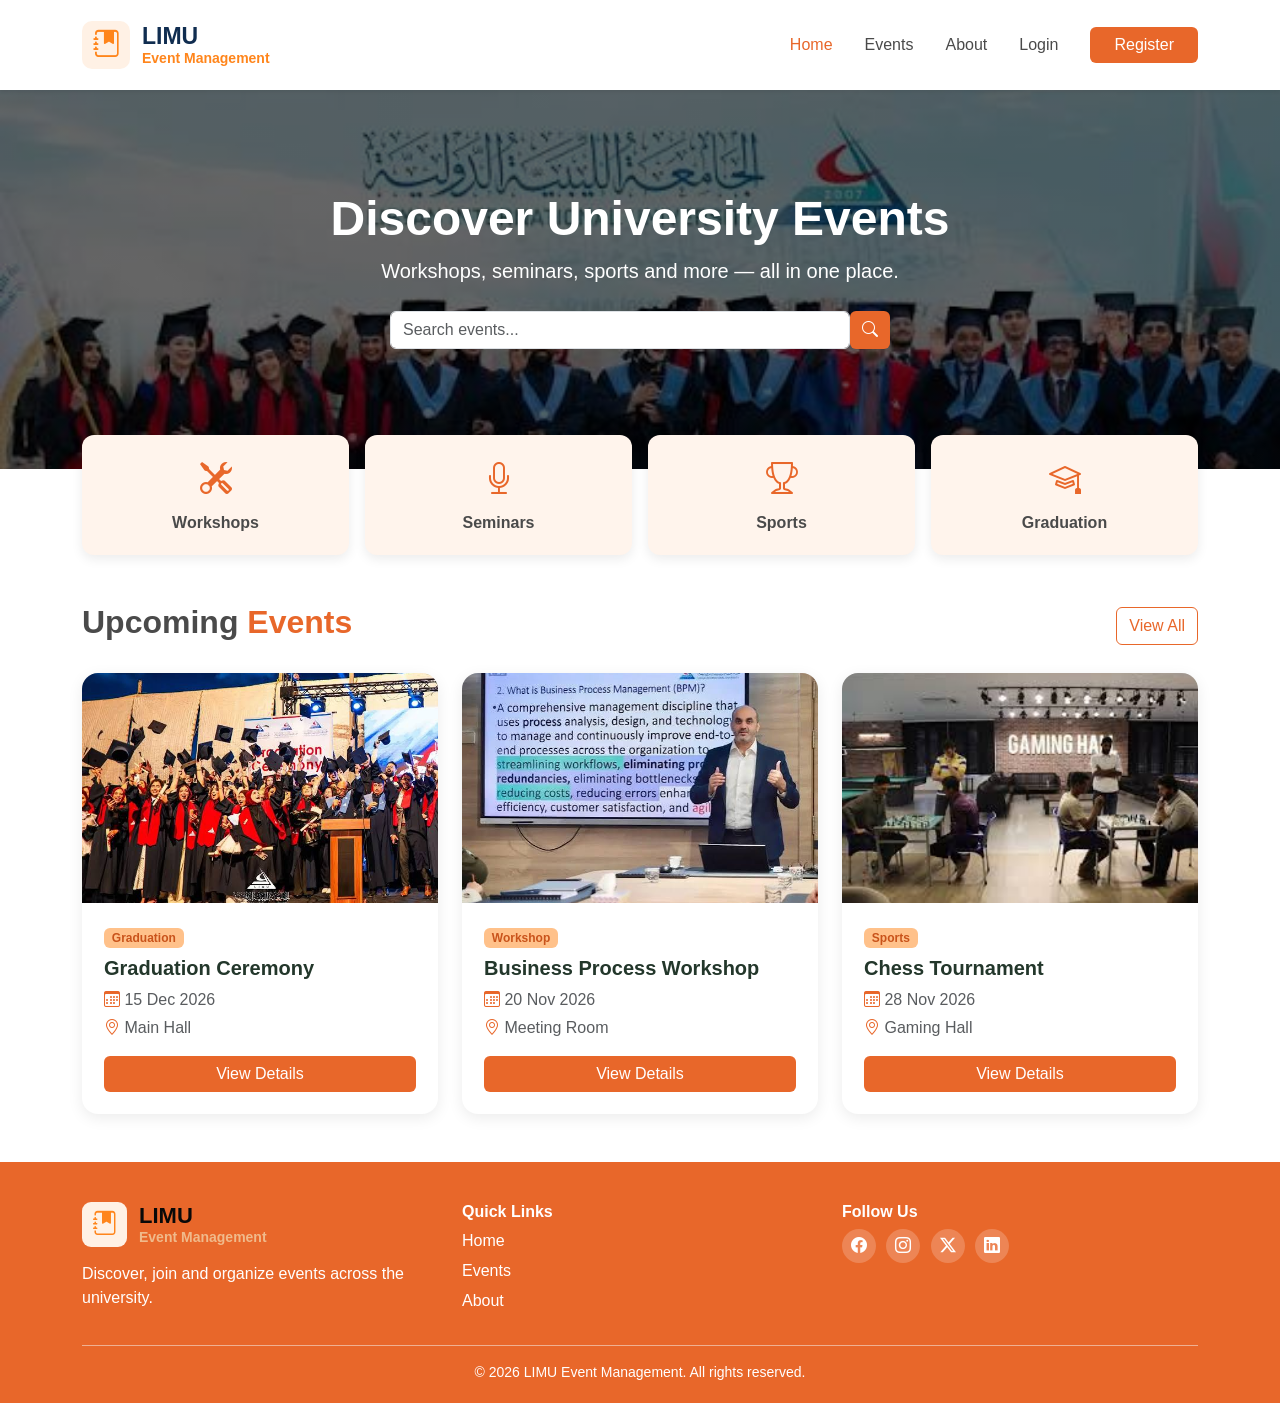
<file: index.html>
<!DOCTYPE html>
<html lang="en">
<head>
  <meta charset="UTF-8">
  <meta name="viewport" content="width=device-width, initial-scale=1.0">
  <title>University Event Management - Home</title>
  <link href="https://cdn.jsdelivr.net/npm/bootstrap@5.3.3/dist/css/bootstrap.min.css" rel="stylesheet">
  <link href="https://cdn.jsdelivr.net/npm/bootstrap-icons@1.11.3/font/bootstrap-icons.min.css" rel="stylesheet">
  <link rel="stylesheet" href="css/style.css">
</head>
<body>

  <!-- NAVBAR -->
  <nav class="navbar navbar-expand bg-white shadow-sm py-3">
    <div class="container">
     <a class="navbar-brand d-flex align-items-center" href="index.html">

    <div class="brand-icon">
        <i class="bi bi-journal-bookmark-fill"></i>
    </div>

    <div class="brand-text">
        <span class="brand-limu">LIMU</span>
        <span class="brand-name">Event Management</span>
    </div>

</a>
      <ul class="navbar-nav ms-auto align-items-center">
        <li class="nav-item"><a class="nav-link px-3 active" href="index.html">Home</a></li>
        <li class="nav-item"><a class="nav-link px-3" href="events.html">Events</a></li>
        <li class="nav-item"><a class="nav-link px-3" href="about.html">About</a></li>
        <li class="nav-item"><a class="nav-link px-3" href="login.html">Login</a></li>
        <li class="nav-item"><a class="btn btn-orange ms-3 px-4" href="register.html">Register</a></li>
      </ul>
    </div>
  </nav>

  <!-- HERO -->
  <section class="hero">
    <div class="container">
      <h1 class="display-5 fw-bold">Discover University Events</h1>
      <p class="lead">Workshops, seminars, sports and more — all in one place.</p>
      <form class="hero-search d-flex">
        <input type="text" class="form-control" placeholder="Search events...">
        <button type="submit" class="btn btn-orange">
          <i class="bi bi-search"></i>
        </button>
      </form>
    </div>
  </section>

  <!-- CATEGORIES -->
  <section class="categories">
    <div class="container">
      <div class="row g-3">
        <div class="col-6 col-md-3">
          <div class="category-box">
            <i class="bi bi-tools"></i>
            <p>Workshops</p>
          </div>
        </div>
        <div class="col-6 col-md-3">
          <div class="category-box">
            <i class="bi bi-mic"></i>
            <p>Seminars</p>
          </div>
        </div>
        <div class="col-6 col-md-3">
          <div class="category-box">
            <i class="bi bi-trophy"></i>
            <p>Sports</p>
          </div>
        </div>
        <div class="col-6 col-md-3">
          <div class="category-box">
            <i class="bi bi-mortarboard"></i>
            <p>Graduation</p>
          </div>
        </div>
      </div>
    </div>
  </section>

  <!-- UPCOMING EVENTS -->
  <section class="upcoming py-5">
    <div class="container">
      <div class="d-flex justify-content-between align-items-center mb-4">
        <h2 class="fw-bold">Upcoming <span class="text-orange">Events</span></h2>
        <a href="events.html" class="btn btn-outline-orange">View All</a>
      </div>

      <div class="row g-4">
        <!-- Card 1 -->
        <div class="col-md-4">
          <div class="card event-card h-100">
            <img src="images/limu4.jpg" class="card-img-top" alt="Graduation">
            <div class="card-body">
              <span class="badge badge-orange mb-2">Graduation</span>
              <h5 class="card-title fw-bold">Graduation Ceremony</h5>
              <p class="text-muted mb-1"><i class="bi bi-calendar3 text-orange"></i> 15 Dec 2026</p>
              <p class="text-muted"><i class="bi bi-geo-alt text-orange"></i> Main Hall</p>
              <a href="event-details.html" class="btn btn-orange w-100">View Details</a>
            </div>
          </div>
        </div>

        <!-- Card 2 -->
        <div class="col-md-4">
          <div class="card event-card h-100">
            <img src="images/limu5.jpg" class="card-img-top" alt="Workshop">
            <div class="card-body">
              <span class="badge badge-orange mb-2">Workshop</span>
              <h5 class="card-title fw-bold">Business Process Workshop</h5>
              <p class="text-muted mb-1"><i class="bi bi-calendar3 text-orange"></i> 20 Nov 2026</p>
              <p class="text-muted"><i class="bi bi-geo-alt text-orange"></i> Meeting Room</p>
              <a href="event-details.html" class="btn btn-orange w-100">View Details</a>
            </div>
          </div>
        </div>

        <!-- Card 3 -->
        <div class="col-md-4">
          <div class="card event-card h-100">
            <img src="images/limu.jpg" class="card-img-top" alt="Chess">
            <div class="card-body">
              <span class="badge badge-orange mb-2">Sports</span>
              <h5 class="card-title fw-bold">Chess Tournament</h5>
              <p class="text-muted mb-1"><i class="bi bi-calendar3 text-orange"></i> 28 Nov 2026</p>
              <p class="text-muted"><i class="bi bi-geo-alt text-orange"></i> Gaming Hall</p>
              <a href="event-details.html" class="btn btn-orange w-100">View Details</a>
            </div>
          </div>
        </div>
      </div>
    </div>
  </section>
 <!-- ================= FOOTER ================= -->
<footer class="footer">
    <div class="container">
        <div class="row gy-4">

            <!-- BRAND -->
            <div class="col-md-4">
                <h5 class="footer-brand">
                    <span class="footer-icon">
                        <i class="bi bi-journal-bookmark-fill"></i>
                    </span>

                    <span class="footer-brand-text">
                        <span class="footer-limu">LIMU</span>
                        <span class="footer-name">Event Management</span>
                    </span>
                </h5>

                <p class="mb-0">
                    Discover, join and organize events across the university.
                </p>
            </div>

            <!-- QUICK LINKS -->
            <div class="col-md-4">
                <h6 class="fw-bold">Quick Links</h6>

                <ul class="list-unstyled">
                    <li><a href="index.html">Home</a></li>
                    <li><a href="events.html">Events</a></li>
                    <li><a href="about.html">About</a></li>
                </ul>
            </div>

            <!-- SOCIAL MEDIA -->
            <div class="col-md-4">
                <h6 class="fw-bold">Follow Us</h6>

                <div class="social">
                    <a href="#"><i class="bi bi-facebook"></i></a>
                    <a href="#"><i class="bi bi-instagram"></i></a>
                    <a href="#"><i class="bi bi-twitter-x"></i></a>
                    <a href="#"><i class="bi bi-linkedin"></i></a>
                </div>
            </div>

        </div>

        <hr class="border-light opacity-50">

        <p class="text-center mb-0 small">
            &copy; 2026 LIMU Event Management. All rights reserved.
        </p>

    </div>
</footer>
</file>
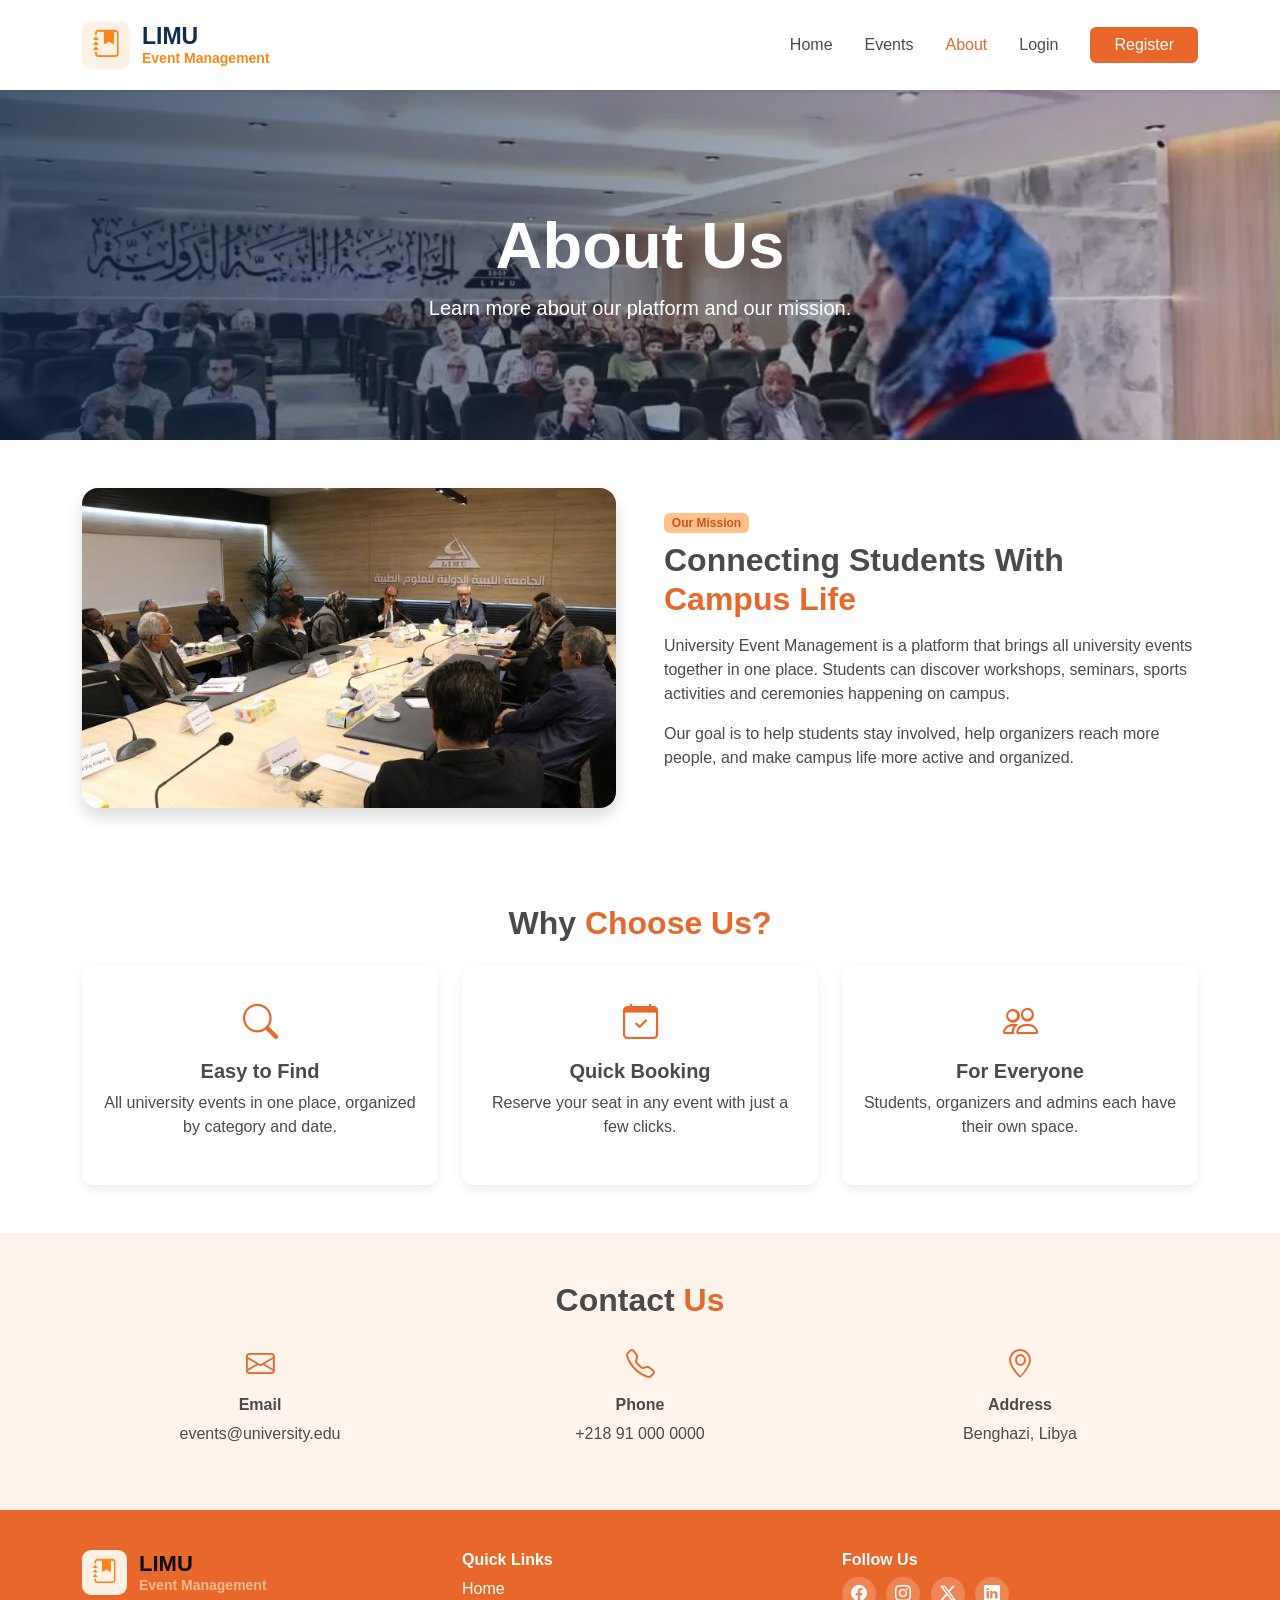
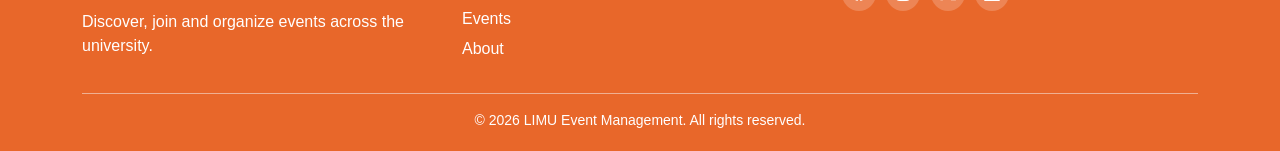
<file: about.html>
<!DOCTYPE html>
<html lang="en">
<head>
  <meta charset="UTF-8">
  <meta name="viewport" content="width=device-width, initial-scale=1.0">
  <title>University Event Management - About</title>
  <link href="https://cdn.jsdelivr.net/npm/bootstrap@5.3.3/dist/css/bootstrap.min.css" rel="stylesheet">
  <link href="https://cdn.jsdelivr.net/npm/bootstrap-icons@1.11.3/font/bootstrap-icons.min.css" rel="stylesheet">
  <link rel="stylesheet" href="css/style.css">
</head>
<body>

  <!-- NAVBAR -->
  <nav class="navbar navbar-expand bg-white shadow-sm py-3">
    <div class="container">
      <a class="navbar-brand d-flex align-items-center" href="index.html">

    <div class="brand-icon">
        <i class="bi bi-journal-bookmark-fill"></i>
    </div>

    <div class="brand-text">
        <span class="brand-limu">LIMU</span>
        <span class="brand-name">Event Management</span>
    </div>

</a>
      <ul class="navbar-nav ms-auto align-items-center">
        <li class="nav-item"><a class="nav-link px-3" href="index.html">Home</a></li>
        <li class="nav-item"><a class="nav-link px-3" href="events.html">Events</a></li>
        <li class="nav-item"><a class="nav-link px-3 active" href="about.html">About</a></li>
        <li class="nav-item"><a class="nav-link px-3" href="login.html">Login</a></li>
        <li class="nav-item"><a class="btn btn-orange ms-3 px-4" href="register.html">Register</a></li>
      </ul>
    </div>
  </nav>

  <!-- PAGE BANNER -->
  <section class="page-banner text-center">
    <div class="container">
      <h1 class="fw-bold">About Us</h1>
      <p class="lead mb-0">Learn more about our platform and our mission.</p>
    </div>
  </section>

  <!-- MISSION -->
  <section class="py-5">
    <div class="container">
      <div class="row align-items-center g-5">
        <div class="col-md-6">
          <img src="images/limu3.jpg" class="mission-img rounded-4 shadow" alt="Our Mission">
        </div>
        <div class="col-md-6">
          <span class="badge badge-orange mb-2">Our Mission</span>
          <h2 class="fw-bold mb-3">Connecting Students With <span class="text-orange">Campus Life</span></h2>
          <p>University Event Management is a platform that brings all university events together in one place. Students can discover workshops, seminars, sports activities and ceremonies happening on campus.</p>
          <p>Our goal is to help students stay involved, help organizers reach more people, and make campus life more active and organized.</p>
        </div>
      </div>
    </div>
  </section>

  <!-- WHY US -->
  <section class="py-5">
    <div class="container">
      <h2 class="fw-bold text-center mb-4">Why <span class="text-orange">Choose Us?</span></h2>
      <div class="row g-4">
        <div class="col-md-4">
          <div class="feature-box">
            <i class="bi bi-search"></i>
            <h5 class="fw-bold">Easy to Find</h5>
            <p>All university events in one place, organized by category and date.</p>
          </div>
        </div>
        <div class="col-md-4">
          <div class="feature-box">
            <i class="bi bi-calendar-check"></i>
            <h5 class="fw-bold">Quick Booking</h5>
            <p>Reserve your seat in any event with just a few clicks.</p>
          </div>
        </div>
        <div class="col-md-4">
          <div class="feature-box">
            <i class="bi bi-people"></i>
            <h5 class="fw-bold">For Everyone</h5>
            <p>Students, organizers and admins each have their own space.</p>
          </div>
        </div>
      </div>
    </div>
  </section>

  <!-- CONTACT -->
  <section class="contact-section py-5" id="contact">
    <div class="container">
      <h2 class="fw-bold text-center mb-4">Contact <span class="text-orange">Us</span></h2>
      <div class="row g-4 text-center">
        <div class="col-md-4">
          <div class="contact-item">
            <i class="bi bi-envelope"></i>
            <h6 class="fw-bold">Email</h6>
            <p>events@university.edu</p>
          </div>
        </div>
        <div class="col-md-4">
          <div class="contact-item">
            <i class="bi bi-telephone"></i>
            <h6 class="fw-bold">Phone</h6>
            <p>+218 91 000 0000</p>
          </div>
        </div>
        <div class="col-md-4">
          <div class="contact-item">
            <i class="bi bi-geo-alt"></i>
            <h6 class="fw-bold">Address</h6>
            <p>Benghazi, Libya</p>
          </div>
        </div>
      </div>
    </div>
  </section>
<!-- ================= FOOTER ================= -->
<footer class="footer">
    <div class="container">
        <div class="row gy-4">

            <!-- BRAND -->
            <div class="col-md-4">
                <h5 class="footer-brand">
                    <span class="footer-icon">
                        <i class="bi bi-journal-bookmark-fill"></i>
                    </span>

                    <span class="footer-brand-text">
                        <span class="footer-limu">LIMU</span>
                        <span class="footer-name">Event Management</span>
                    </span>
                </h5>

                <p class="mb-0">
                    Discover, join and organize events across the university.
                </p>
            </div>

            <!-- QUICK LINKS -->
            <div class="col-md-4">
                <h6 class="fw-bold">Quick Links</h6>

                <ul class="list-unstyled">
                    <li><a href="index.html">Home</a></li>
                    <li><a href="events.html">Events</a></li>
                    <li><a href="about.html">About</a></li>
                </ul>
            </div>

            <!-- SOCIAL MEDIA -->
            <div class="col-md-4">
                <h6 class="fw-bold">Follow Us</h6>

                <div class="social">
                    <a href="#"><i class="bi bi-facebook"></i></a>
                    <a href="#"><i class="bi bi-instagram"></i></a>
                    <a href="#"><i class="bi bi-twitter-x"></i></a>
                    <a href="#"><i class="bi bi-linkedin"></i></a>
                </div>
            </div>

        </div>

        <hr class="border-light opacity-50">

        <p class="text-center mb-0 small">
            &copy; 2026 LIMU Event Management. All rights reserved.
        </p>

    </div>
</footer>
</file>
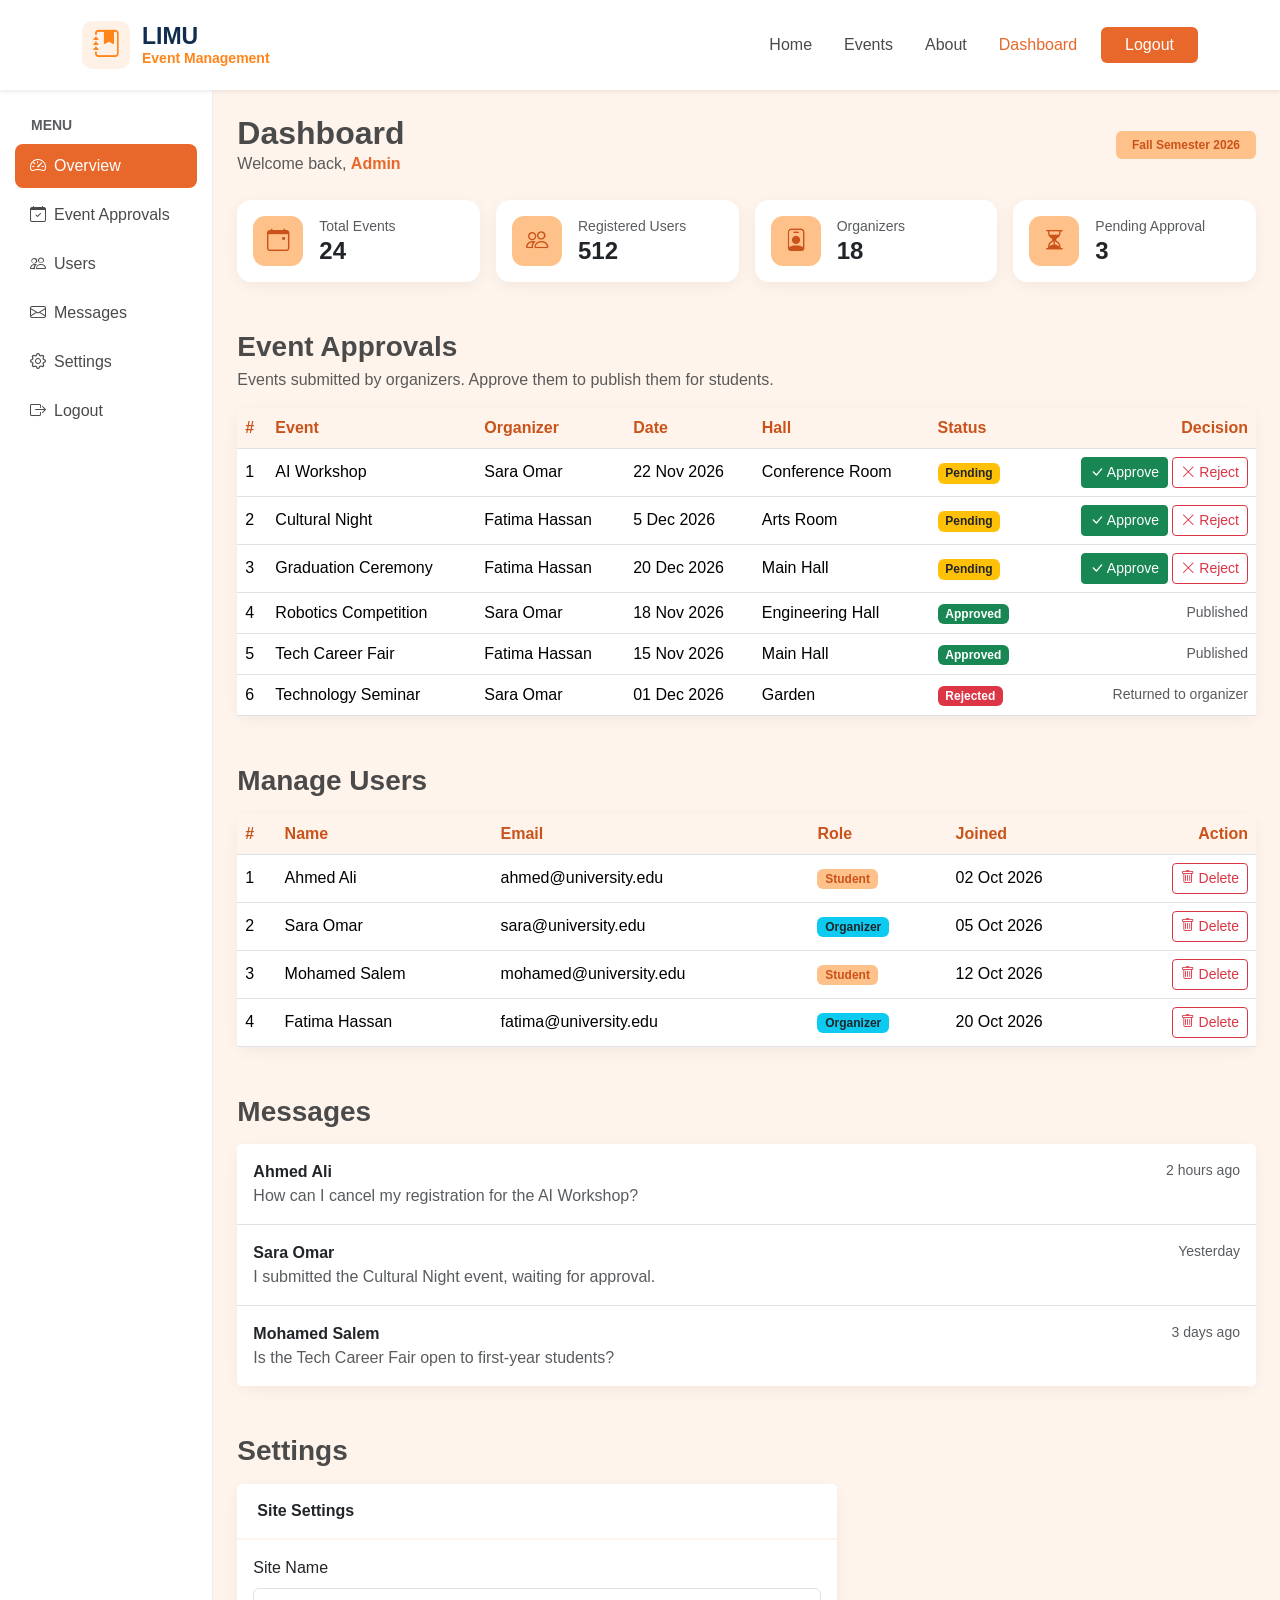
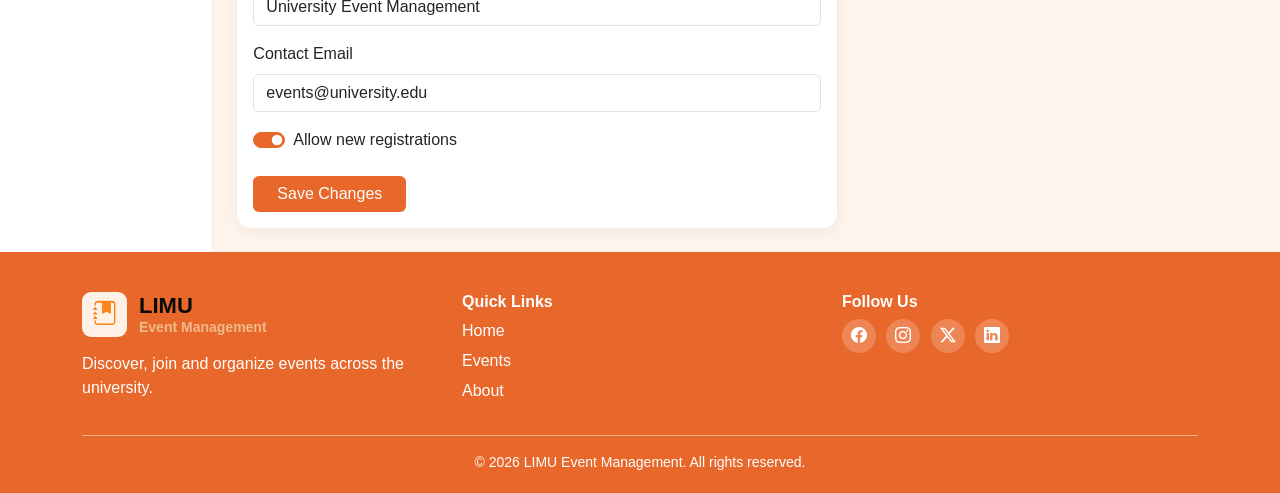
<file: admin.html>
<!DOCTYPE html>
<html lang="en">
<head>
  <meta charset="UTF-8">
  <meta name="viewport" content="width=device-width, initial-scale=1.0">
  <title>Admin Dashboard | University Event Management</title>

  <link href="https://cdn.jsdelivr.net/npm/bootstrap@5.3.3/dist/css/bootstrap.min.css" rel="stylesheet">
  <link href="https://cdn.jsdelivr.net/npm/bootstrap-icons@1.11.3/font/bootstrap-icons.min.css" rel="stylesheet">
  <link rel="stylesheet" href="css/style.css">
</head>
<body>

  <!-- ================= HEADER ================= -->
  <nav class="navbar navbar-expand-lg bg-white shadow-sm py-3">
    <div class="container">
      <a class="navbar-brand d-flex align-items-center" href="index.html">

    <div class="brand-icon">
        <i class="bi bi-journal-bookmark-fill"></i>
    </div>

    <div class="brand-text">
        <span class="brand-limu">LIMU</span>
        <span class="brand-name">Event Management</span>
    </div>

</a>
      <ul class="navbar-nav flex-row flex-wrap ms-auto align-items-center gap-3">
        <li class="nav-item"><a class="nav-link" href="index.html">Home</a></li>
        <li class="nav-item"><a class="nav-link" href="events.html">Events</a></li>
        <li class="nav-item"><a class="nav-link" href="about.html">About</a></li>
        <li class="nav-item"><a class="nav-link active" href="admin.html">Dashboard</a></li>
        <li class="nav-item"><a class="btn btn-orange px-4" href="login.html">Logout</a></li>
      </ul>
    </div>
  </nav>

  <!-- ================= DASHBOARD ================= -->
  <div class="admin-wrapper">
    <div class="container-fluid">
      <div class="row">

        <!-- Sidebar -->
        <aside class="col-md-3 col-lg-2 admin-sidebar">
          <p class="text-muted small text-uppercase fw-semibold px-3 mb-2">Menu</p>
          <nav class="nav flex-column">
            <a class="nav-link active" href="#overview"><i class="bi bi-speedometer2"></i>Overview</a>
            <a class="nav-link" href="#events"><i class="bi bi-calendar-check"></i>Event Approvals</a>
            <a class="nav-link" href="#users"><i class="bi bi-people"></i>Users</a>
            <a class="nav-link" href="#messages"><i class="bi bi-envelope"></i>Messages</a>
            <a class="nav-link" href="#settings"><i class="bi bi-gear"></i>Settings</a>
            <a class="nav-link" href="login.html"><i class="bi bi-box-arrow-right"></i>Logout</a>
          </nav>
        </aside>

        <!-- Main content -->
        <main class="col-md-9 col-lg-10 p-4">

          <!-- ===== OVERVIEW ===== -->
          <section id="overview" class="mb-5">
            <div class="d-flex justify-content-between align-items-center flex-wrap gap-2 mb-4">
              <div>
                <h2 class="fw-bold mb-0">Dashboard</h2>
                <p class="text-muted mb-0">Welcome back, <span class="text-orange fw-semibold">Admin</span></p>
              </div>
              <span class="badge badge-orange px-3 py-2">Fall Semester 2026</span>
            </div>

            <div class="row g-3">
              <div class="col-sm-6 col-xl-3">
                <div class="card stat-card"><div class="card-body d-flex align-items-center gap-3">
                  <div class="stat-icon"><i class="bi bi-calendar-event"></i></div>
                  <div><p class="text-muted mb-0 small">Total Events</p><h4 class="fw-bold mb-0">24</h4></div>
                </div></div>
              </div>
              <div class="col-sm-6 col-xl-3">
                <div class="card stat-card"><div class="card-body d-flex align-items-center gap-3">
                  <div class="stat-icon"><i class="bi bi-people"></i></div>
                  <div><p class="text-muted mb-0 small">Registered Users</p><h4 class="fw-bold mb-0">512</h4></div>
                </div></div>
              </div>
              <div class="col-sm-6 col-xl-3">
                <div class="card stat-card"><div class="card-body d-flex align-items-center gap-3">
                  <div class="stat-icon"><i class="bi bi-person-badge"></i></div>
                  <div><p class="text-muted mb-0 small">Organizers</p><h4 class="fw-bold mb-0">18</h4></div>
                </div></div>
              </div>
              <div class="col-sm-6 col-xl-3">
                <div class="card stat-card"><div class="card-body d-flex align-items-center gap-3">
                  <div class="stat-icon"><i class="bi bi-hourglass-split"></i></div>
                  <div><p class="text-muted mb-0 small">Pending Approval</p><h4 class="fw-bold mb-0">3</h4></div>
                </div></div>
              </div>
            </div>
          </section>

          <!-- ===== EVENT APPROVALS =====
               Organizers create events. The admin only approves or rejects them. -->
          <section id="events" class="mb-5">
            <div class="mb-3">
              <h3 class="fw-bold mb-1">Event Approvals</h3>
              <p class="text-muted mb-0">Events submitted by organizers. Approve them to publish them for students.</p>
            </div>

            <!-- Messages shown after clicking Approve / Reject (CSS :target, no JavaScript) -->
            <div id="event-approved" class="alert alert-success action-alert">
              <i class="bi bi-check-circle me-1"></i> The event was approved and is now visible to students.
            </div>
            <div id="event-rejected" class="alert alert-danger action-alert">
              <i class="bi bi-x-circle me-1"></i> The event was rejected. The organizer will be notified.
            </div>

            <div class="card admin-card">
              <div class="card-body p-0">
                <div class="table-responsive">
                  <table class="table table-hover align-middle mb-0">
                    <thead>
                      <tr><th>#</th><th>Event</th><th>Organizer</th><th>Date</th><th>Hall</th><th>Status</th><th class="text-end">Decision</th></tr>
                    </thead>
                    <tbody>
                      <tr>
                        <td>1</td><td>AI Workshop</td><td>Sara Omar</td><td>22 Nov 2026</td><td>Conference Room</td>
                        <td><span class="badge bg-warning text-dark">Pending</span></td>
                        <td class="text-end text-nowrap">
                          <a href="#event-approved" class="btn btn-sm btn-success"><i class="bi bi-check-lg"></i> Approve</a>
                          <a href="#event-rejected" class="btn btn-sm btn-outline-danger"><i class="bi bi-x-lg"></i> Reject</a>
                        </td>
                      </tr>
                      <tr>
                        <td>2</td><td>Cultural Night</td><td>Fatima Hassan</td><td>5 Dec 2026</td><td>Arts Room</td>
                        <td><span class="badge bg-warning text-dark">Pending</span></td>
                        <td class="text-end text-nowrap">
                          <a href="#event-approved" class="btn btn-sm btn-success"><i class="bi bi-check-lg"></i> Approve</a>
                          <a href="#event-rejected" class="btn btn-sm btn-outline-danger"><i class="bi bi-x-lg"></i> Reject</a>
                        </td>
                      </tr>
                      <tr>
                        <td>3</td><td>Graduation Ceremony</td><td>Fatima Hassan</td><td>20 Dec 2026</td><td>Main Hall</td>
                        <td><span class="badge bg-warning text-dark">Pending</span></td>
                        <td class="text-end text-nowrap">
                          <a href="#event-approved" class="btn btn-sm btn-success"><i class="bi bi-check-lg"></i> Approve</a>
                          <a href="#event-rejected" class="btn btn-sm btn-outline-danger"><i class="bi bi-x-lg"></i> Reject</a>
                        </td>
                      </tr>
                      <tr>
                        <td>4</td><td>Robotics Competition</td><td>Sara Omar</td><td>18 Nov 2026</td><td>Engineering Hall</td>
                        <td><span class="badge bg-success">Approved</span></td>
                        <td class="text-end text-muted small">Published</td>
                      </tr>
                      <tr>
                        <td>5</td><td>Tech Career Fair</td><td>Fatima Hassan</td><td>15 Nov 2026</td><td>Main Hall</td>
                        <td><span class="badge bg-success">Approved</span></td>
                        <td class="text-end text-muted small">Published</td>
                      </tr>
                      <tr>
                        <td>6</td><td>Technology Seminar</td><td>Sara Omar</td><td>01 Dec 2026</td><td>Garden</td>
                        <td><span class="badge bg-danger">Rejected</span></td>
                        <td class="text-end text-muted small">Returned to organizer</td>
                      </tr>
                    </tbody>
                  </table>
                </div>
              </div>
            </div>
          </section>

          <!-- ===== USERS ===== -->
          <section id="users" class="mb-5">
            <h3 class="fw-bold mb-3">Manage Users</h3>
            <div class="card admin-card">
              <div class="card-body p-0">
                <div class="table-responsive">
                  <table class="table table-hover align-middle mb-0">
                    <thead>
                      <tr><th>#</th><th>Name</th><th>Email</th><th>Role</th><th>Joined</th><th class="text-end">Action</th></tr>
                    </thead>
                    <tbody>
                      <tr>
                        <td>1</td><td>Ahmed Ali</td><td>ahmed@university.edu</td>
                        <td><span class="badge badge-orange">Student</span></td><td>02 Oct 2026</td>
                        <td class="text-end"><a href="#" class="btn btn-sm btn-outline-danger"><i class="bi bi-trash"></i> Delete</a></td>
                      </tr>
                      <tr>
                        <td>2</td><td>Sara Omar</td><td>sara@university.edu</td>
                        <td><span class="badge bg-info text-dark">Organizer</span></td><td>05 Oct 2026</td>
                        <td class="text-end"><a href="#" class="btn btn-sm btn-outline-danger"><i class="bi bi-trash"></i> Delete</a></td>
                      </tr>
                      <tr>
                        <td>3</td><td>Mohamed Salem</td><td>mohamed@university.edu</td>
                        <td><span class="badge badge-orange">Student</span></td><td>12 Oct 2026</td>
                        <td class="text-end"><a href="#" class="btn btn-sm btn-outline-danger"><i class="bi bi-trash"></i> Delete</a></td>
                      </tr>
                      <tr>
                        <td>4</td><td>Fatima Hassan</td><td>fatima@university.edu</td>
                        <td><span class="badge bg-info text-dark">Organizer</span></td><td>20 Oct 2026</td>
                        <td class="text-end"><a href="#" class="btn btn-sm btn-outline-danger"><i class="bi bi-trash"></i> Delete</a></td>
                      </tr>
                    </tbody>
                  </table>
                </div>
              </div>
            </div>
          </section>

          <!-- ===== MESSAGES ===== -->
          <section id="messages" class="mb-5">
            <h3 class="fw-bold mb-3">Messages</h3>
            <div class="card admin-card">
              <div class="list-group list-group-flush">
                <div class="list-group-item p-3">
                  <div class="d-flex justify-content-between"><strong>Ahmed Ali</strong><small class="text-muted">2 hours ago</small></div>
                  <p class="mb-0 text-muted">How can I cancel my registration for the AI Workshop?</p>
                </div>
                <div class="list-group-item p-3">
                  <div class="d-flex justify-content-between"><strong>Sara Omar</strong><small class="text-muted">Yesterday</small></div>
                  <p class="mb-0 text-muted">I submitted the Cultural Night event, waiting for approval.</p>
                </div>
                <div class="list-group-item p-3">
                  <div class="d-flex justify-content-between"><strong>Mohamed Salem</strong><small class="text-muted">3 days ago</small></div>
                  <p class="mb-0 text-muted">Is the Tech Career Fair open to first-year students?</p>
                </div>
              </div>
            </div>
          </section>

          <!-- ===== SETTINGS ===== -->
          <section id="settings">
            <h3 class="fw-bold mb-3">Settings</h3>
            <div class="card admin-card" style="max-width: 600px;">
              <div class="card-header">Site Settings</div>
              <div class="card-body">
                <form action="admin.html" method="get">
                  <div class="mb-3">
                    <label class="form-label" for="siteName">Site Name</label>
                    <input type="text" class="form-control" id="siteName" name="siteName" value="University Event Management">
                  </div>
                  <div class="mb-3">
                    <label class="form-label" for="siteEmail">Contact Email</label>
                    <input type="email" class="form-control" id="siteEmail" name="siteEmail" value="events@university.edu">
                  </div>
                  <div class="form-check form-switch mb-4">
                    <input class="form-check-input" type="checkbox" id="allowRegister" checked>
                    <label class="form-check-label" for="allowRegister">Allow new registrations</label>
                  </div>
                  <button type="submit" class="btn btn-orange px-4">Save Changes</button>
                </form>
              </div>
            </div>
          </section>

        </main>
      </div>
    </div>
  </div>
<!-- ================= FOOTER ================= -->
<footer class="footer">
    <div class="container">
        <div class="row gy-4">

            <!-- BRAND -->
            <div class="col-md-4">
                <h5 class="footer-brand">
                    <span class="footer-icon">
                        <i class="bi bi-journal-bookmark-fill"></i>
                    </span>

                    <span class="footer-brand-text">
                        <span class="footer-limu">LIMU</span>
                        <span class="footer-name">Event Management</span>
                    </span>
                </h5>

                <p class="mb-0">
                    Discover, join and organize events across the university.
                </p>
            </div>

            <!-- QUICK LINKS -->
            <div class="col-md-4">
                <h6 class="fw-bold">Quick Links</h6>

                <ul class="list-unstyled">
                    <li><a href="index.html">Home</a></li>
                    <li><a href="events.html">Events</a></li>
                    <li><a href="about.html">About</a></li>
                </ul>
            </div>

            <!-- SOCIAL MEDIA -->
            <div class="col-md-4">
                <h6 class="fw-bold">Follow Us</h6>

                <div class="social">
                    <a href="#"><i class="bi bi-facebook"></i></a>
                    <a href="#"><i class="bi bi-instagram"></i></a>
                    <a href="#"><i class="bi bi-twitter-x"></i></a>
                    <a href="#"><i class="bi bi-linkedin"></i></a>
                </div>
            </div>

        </div>

        <hr class="border-light opacity-50">

        <p class="text-center mb-0 small">
            &copy; 2026 LIMU Event Management. All rights reserved.
        </p>

    </div>
</footer>
</file>
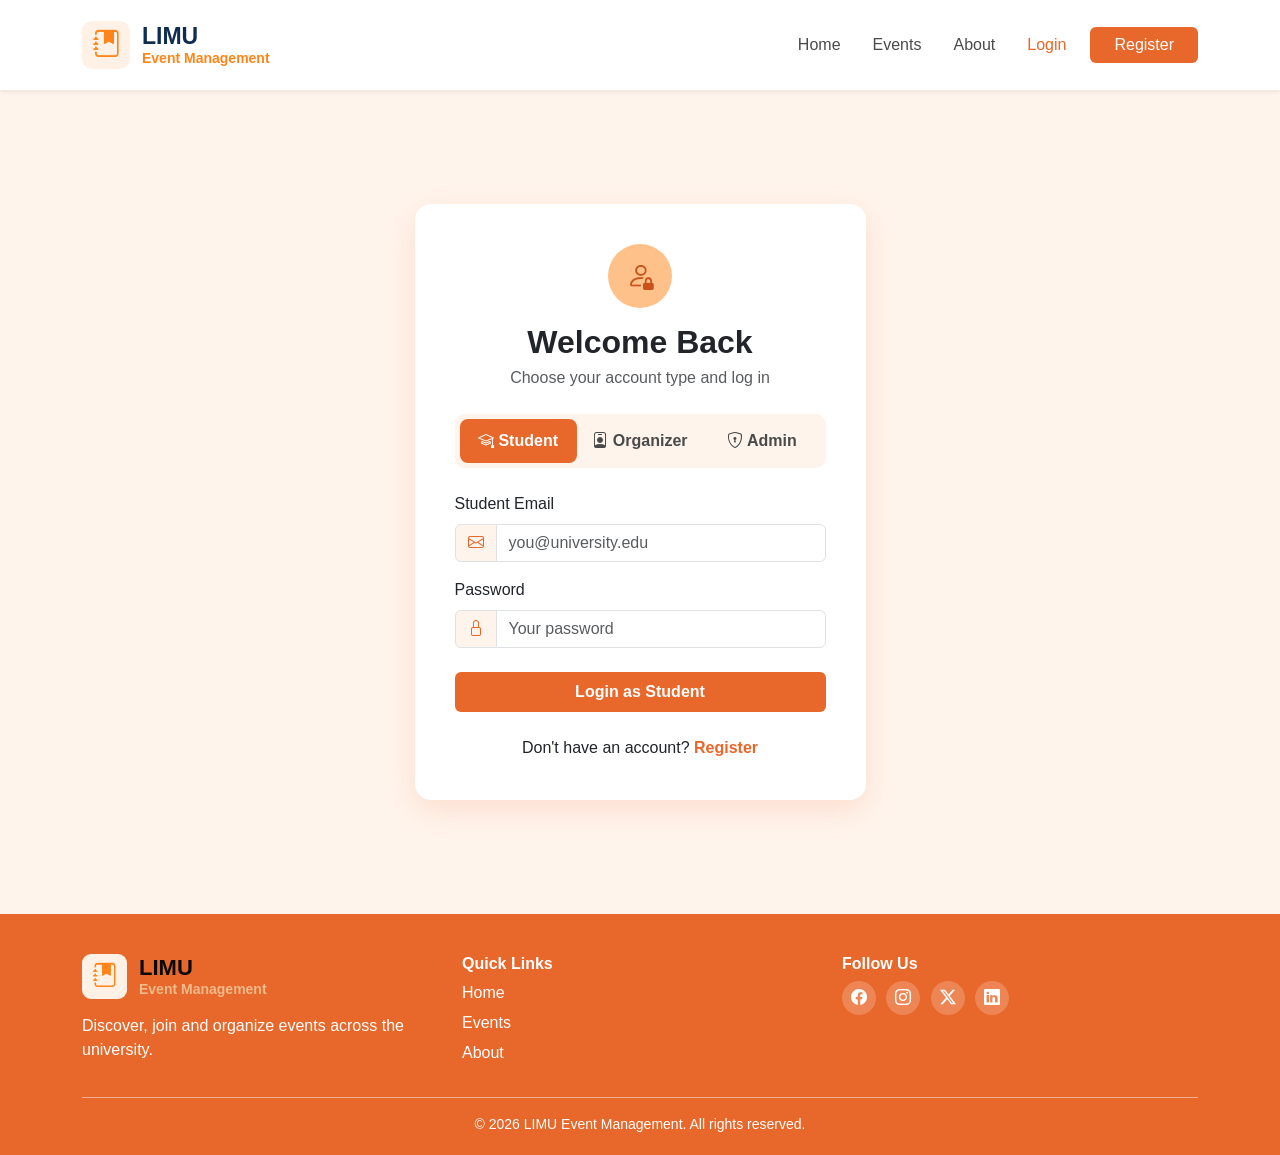
<file: login.html>
<!DOCTYPE html>
<html lang="en">
<head>
  <meta charset="UTF-8">
  <meta name="viewport" content="width=device-width, initial-scale=1.0">
  <title>Login | University Event Management</title>

  <link href="https://cdn.jsdelivr.net/npm/bootstrap@5.3.3/dist/css/bootstrap.min.css" rel="stylesheet">
  <link href="https://cdn.jsdelivr.net/npm/bootstrap-icons@1.11.3/font/bootstrap-icons.min.css" rel="stylesheet">
  <link rel="stylesheet" href="css/style.css">
</head>
<body>

  <!-- ================= HEADER (visitor version: no Organizer link) ================= -->
  <nav class="navbar navbar-expand-lg bg-white shadow-sm py-3">
    <div class="container">
      <a class="navbar-brand d-flex align-items-center" href="index.html">

    <div class="brand-icon">
        <i class="bi bi-journal-bookmark-fill"></i>
    </div>

    <div class="brand-text">
        <span class="brand-limu">LIMU</span>
        <span class="brand-name">Event Management</span>
    </div>

</a>
      <ul class="navbar-nav flex-row flex-wrap ms-auto align-items-center gap-3">
        <li class="nav-item"><a class="nav-link" href="index.html">Home</a></li>
        <li class="nav-item"><a class="nav-link" href="events.html">Events</a></li>
        <li class="nav-item"><a class="nav-link" href="about.html">About</a></li>
        <li class="nav-item"><a class="nav-link active" href="login.html">Login</a></li>
        <li class="nav-item"><a class="btn btn-orange px-4" href="register.html">Register</a></li>
      </ul>
    </div>
  </nav>

  <!-- ================= LOGIN ================= -->
  <section class="auth-section">
    <div class="container">
      <div class="row justify-content-center">
        <div class="col-md-7 col-lg-5">
          <div class="card auth-card">
            <div class="card-body">
              <div class="auth-icon"><i class="bi bi-person-lock"></i></div>
              <h2 class="text-center fw-bold mb-1">Welcome Back</h2>
              <p class="text-center text-muted mb-4">Choose your account type and log in</p>

              <!--
                Three tabs made with CSS only (no JavaScript):
                the hidden radio buttons decide which form is shown.
              -->
              <input type="radio" name="role-tab" id="tab-student" class="role-radio" checked>
              <input type="radio" name="role-tab" id="tab-organizer" class="role-radio">
              <input type="radio" name="role-tab" id="tab-admin" class="role-radio">

              <div class="role-tabs mb-4">
                <label for="tab-student" class="role-tab"><i class="bi bi-mortarboard"></i> Student</label>
                <label for="tab-organizer" class="role-tab"><i class="bi bi-person-badge"></i> Organizer</label>
                <label for="tab-admin" class="role-tab"><i class="bi bi-shield-lock"></i> Admin</label>
              </div>

              <!-- ===== STUDENT LOGIN → home page (no Organizer access) =====
                   Demo account: student@university.edu / student123 -->
              <form class="role-form student-form" action="index.html" method="get">
                <div class="mb-3">
                  <label for="student-email" class="form-label">Student Email</label>
                  <div class="input-group">
                    <span class="input-group-text"><i class="bi bi-envelope"></i></span>
                    <input type="email" class="form-control" id="student-email" name="email"
                           placeholder="you@university.edu" required
                           pattern="student@university\.edu"
                           title="No student account found with this email.">
                  </div>
                </div>
                <div class="mb-4">
                  <label for="student-password" class="form-label">Password</label>
                  <div class="input-group">
                    <span class="input-group-text"><i class="bi bi-lock"></i></span>
                    <input type="password" class="form-control" id="student-password" name="password"
                           placeholder="Your password" required
                           pattern="student123"
                           title="Incorrect password.">
                  </div>
                </div>
                <button type="submit" class="btn btn-orange w-100 py-2 fw-semibold">Login as Student</button>
              </form>

              <!-- ===== ORGANIZER LOGIN → organizer dashboard (adds, edits and deletes events) =====
                   Demo account: organizer@university.edu / organizer123 -->
              <form class="role-form organizer-form" action="organizer.html" method="get">
                <div class="mb-3">
                  <label for="organizer-email" class="form-label">Organizer Email</label>
                  <div class="input-group">
                    <span class="input-group-text"><i class="bi bi-envelope"></i></span>
                    <input type="email" class="form-control" id="organizer-email" name="email"
                           placeholder="organizer@university.edu" required
                           pattern="organizer@university\.edu"
                           title="No organizer account found with this email.">
                  </div>
                </div>
                <div class="mb-4">
                  <label for="organizer-password" class="form-label">Password</label>
                  <div class="input-group">
                    <span class="input-group-text"><i class="bi bi-lock"></i></span>
                    <input type="password" class="form-control" id="organizer-password" name="password"
                           placeholder="Your password" required
                           pattern="organizer123"
                           title="Incorrect password.">
                  </div>
                </div>
                <button type="submit" class="btn btn-orange w-100 py-2 fw-semibold">Login as Organizer</button>
              </form>

              <!-- ===== ADMIN LOGIN → admin dashboard (approves or rejects events) =====
                   Demo account: admin@university.edu / admin123 -->
              <form class="role-form admin-form" action="admin.html" method="get">
                <div class="mb-3">
                  <label for="admin-email" class="form-label">Admin Email</label>
                  <div class="input-group">
                    <span class="input-group-text"><i class="bi bi-envelope"></i></span>
                    <input type="email" class="form-control" id="admin-email" name="email"
                           placeholder="admin@university.edu" required
                           pattern="admin@university\.edu"
                           title="No admin account found with this email.">
                  </div>
                </div>
                <div class="mb-4">
                  <label for="admin-password" class="form-label">Password</label>
                  <div class="input-group">
                    <span class="input-group-text"><i class="bi bi-lock"></i></span>
                    <input type="password" class="form-control" id="admin-password" name="password"
                           placeholder="Your password" required
                           pattern="admin123"
                           title="Incorrect password.">
                  </div>
                </div>
                <button type="submit" class="btn btn-orange w-100 py-2 fw-semibold">Login as Admin</button>
              </form>

              <p class="text-center mt-4 mb-0">
                Don't have an account? <a href="register.html" class="auth-link">Register</a>
              </p>
            </div>
          </div>
        </div>
      </div>
    </div>
  </section>
<!-- ================= FOOTER ================= -->
<footer class="footer">
    <div class="container">
        <div class="row gy-4">

            <!-- BRAND -->
            <div class="col-md-4">
                <h5 class="footer-brand">
                    <span class="footer-icon">
                        <i class="bi bi-journal-bookmark-fill"></i>
                    </span>

                    <span class="footer-brand-text">
                        <span class="footer-limu">LIMU</span>
                        <span class="footer-name">Event Management</span>
                    </span>
                </h5>

                <p class="mb-0">
                    Discover, join and organize events across the university.
                </p>
            </div>

            <!-- QUICK LINKS -->
            <div class="col-md-4">
                <h6 class="fw-bold">Quick Links</h6>

                <ul class="list-unstyled">
                    <li><a href="index.html">Home</a></li>
                    <li><a href="events.html">Events</a></li>
                    <li><a href="about.html">About</a></li>
                </ul>
            </div>

            <!-- SOCIAL MEDIA -->
            <div class="col-md-4">
                <h6 class="fw-bold">Follow Us</h6>

                <div class="social">
                    <a href="#"><i class="bi bi-facebook"></i></a>
                    <a href="#"><i class="bi bi-instagram"></i></a>
                    <a href="#"><i class="bi bi-twitter-x"></i></a>
                    <a href="#"><i class="bi bi-linkedin"></i></a>
                </div>
            </div>

        </div>

        <hr class="border-light opacity-50">

        <p class="text-center mb-0 small">
            &copy; 2026 LIMU Event Management. All rights reserved.
        </p>

    </div>
</footer>
</file>
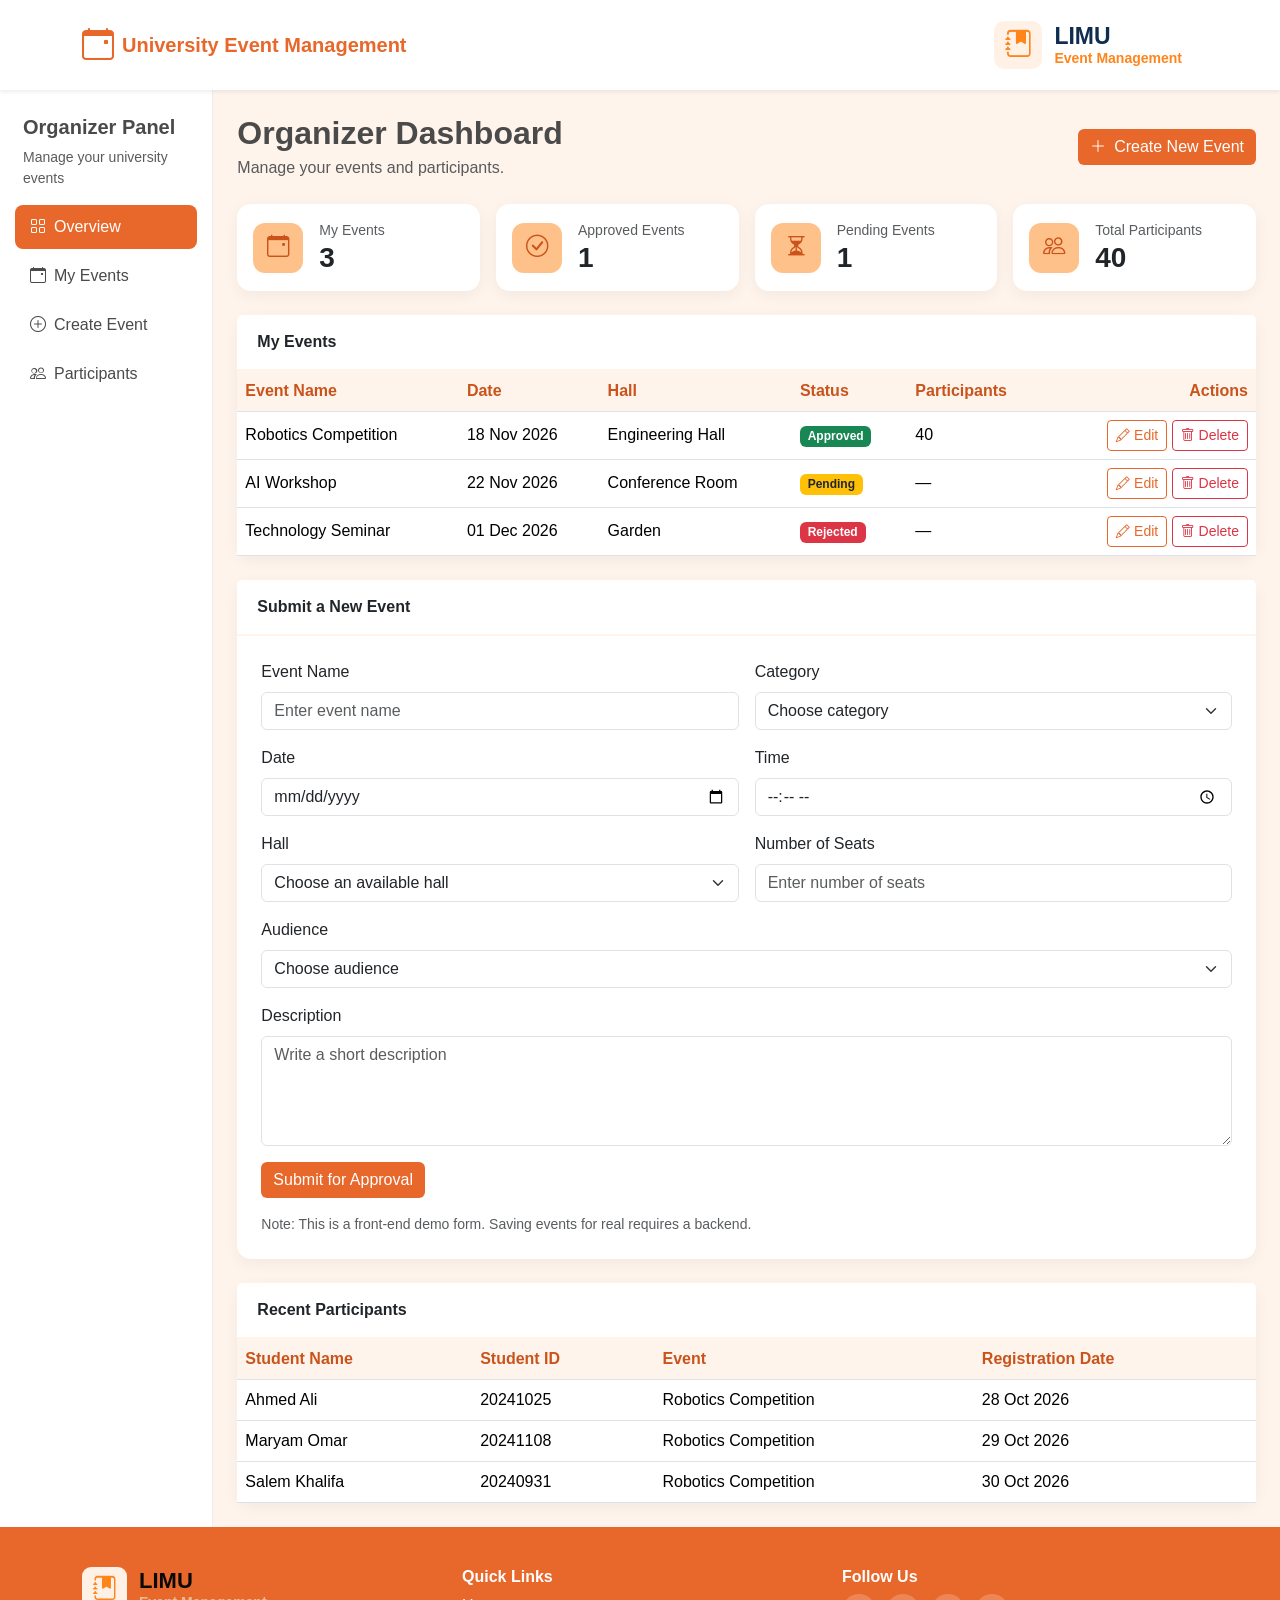
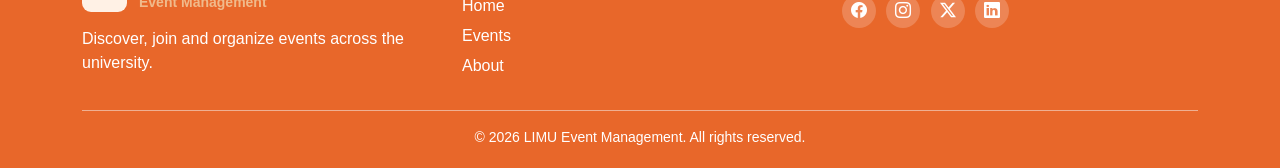
<file: organizer.html>
<!DOCTYPE html>
<html lang="en-GB">

<head>
    <meta charset="UTF-8">
    <meta name="viewport" content="width=device-width, initial-scale=1.0">

    <title>Organizer Dashboard | University Events</title>

    <!-- Bootstrap 5 -->
    <link href="https://cdn.jsdelivr.net/npm/bootstrap@5.3.3/dist/css/bootstrap.min.css" rel="stylesheet">

    <!-- Bootstrap Icons -->
    <link href="https://cdn.jsdelivr.net/npm/bootstrap-icons@1.11.3/font/bootstrap-icons.min.css" rel="stylesheet">

    <!-- Custom CSS -->
    <link href="css/style.css" rel="stylesheet">
</head>

<body>

   <!-- NAVBAR -->
<nav class="navbar navbar-expand-lg bg-white shadow-sm py-3">
    <div class="container">
        <a class="navbar-brand d-flex align-items-center gap-2" href="index.html">
            <i class="bi bi-calendar-event logo-icon"></i>
            <span class="fw-bold text-orange fs-5">University Event Management</span>
        <a class="navbar-brand d-flex align-items-center" href="index.html">

    <div class="brand-icon">
        <i class="bi bi-journal-bookmark-fill"></i>
    </div>

    <div class="brand-text">
        <span class="brand-limu">LIMU</span>
        <span class="brand-name">Event Management</span>
    </div>

</a>
            </li>
        </ul>
    </div>
</nav>
    <!-- DASHBOARD -->
    <div class="admin-wrapper">
        <div class="container-fluid">
            <div class="row">

                <!-- SIDEBAR -->
                <aside class="col-lg-3 col-xl-2 admin-sidebar">
                    <h5 class="fw-bold px-2">Organizer Panel</h5>
                    <p class="small text-muted px-2">Manage your university events</p>

                    <nav class="nav flex-column">
                        <a class="nav-link active" href="#overview"><i class="bi bi-grid"></i>Overview</a>
                        <a class="nav-link" href="#my-events"><i class="bi bi-calendar-event"></i>My Events</a>
                        <a class="nav-link" href="#create-event"><i class="bi bi-plus-circle"></i>Create Event</a>
                        <a class="nav-link" href="#participants"><i class="bi bi-people"></i>Participants</a>
                    </nav>
                </aside>


                <!-- MAIN CONTENT -->
                <main class="col-lg-9 col-xl-10 p-4">

                    <!-- OVERVIEW -->
                    <section id="overview" class="mb-4">

                        <div class="d-flex flex-wrap justify-content-between align-items-center gap-3 mb-4">
                            <div>
                                <h2 class="fw-bold mb-1">Organizer Dashboard</h2>
                                <p class="text-muted mb-0">Manage your events and participants.</p>
                            </div>

                            <a href="#create-event" class="btn btn-orange">
                                <i class="bi bi-plus-lg me-1"></i> Create New Event
                            </a>
                        </div>

                        <div class="row g-3">

                            <div class="col-sm-6 col-xl-3">
                                <div class="card stat-card h-100">
                                    <div class="card-body d-flex align-items-center gap-3">
                                        <div class="stat-icon"><i class="bi bi-calendar-event"></i></div>
                                        <div>
                                            <p class="text-muted small mb-0">My Events</p>
                                            <h3 class="fw-bold mb-0">3</h3>
                                        </div>
                                    </div>
                                </div>
                            </div>

                            <div class="col-sm-6 col-xl-3">
                                <div class="card stat-card h-100">
                                    <div class="card-body d-flex align-items-center gap-3">
                                        <div class="stat-icon"><i class="bi bi-check-circle"></i></div>
                                        <div>
                                            <p class="text-muted small mb-0">Approved Events</p>
                                            <h3 class="fw-bold mb-0">1</h3>
                                        </div>
                                    </div>
                                </div>
                            </div>

                            <div class="col-sm-6 col-xl-3">
                                <div class="card stat-card h-100">
                                    <div class="card-body d-flex align-items-center gap-3">
                                        <div class="stat-icon"><i class="bi bi-hourglass-split"></i></div>
                                        <div>
                                            <p class="text-muted small mb-0">Pending Events</p>
                                            <h3 class="fw-bold mb-0">1</h3>
                                        </div>
                                    </div>
                                </div>
                            </div>

                            <div class="col-sm-6 col-xl-3">
                                <div class="card stat-card h-100">
                                    <div class="card-body d-flex align-items-center gap-3">
                                        <div class="stat-icon"><i class="bi bi-people"></i></div>
                                        <div>
                                            <p class="text-muted small mb-0">Total Participants</p>
                                            <h3 class="fw-bold mb-0">40</h3>
                                        </div>
                                    </div>
                                </div>
                            </div>

                        </div>
                    </section>


                    <!-- MY EVENTS -->
                    <!-- Message shown after clicking Delete (CSS :target, no JavaScript) -->
                    <div id="event-deleted" class="alert alert-danger action-alert">
                        <i class="bi bi-trash me-1"></i> The event was deleted.
                    </div>

                    <section id="my-events" class="card admin-card mb-4">
                        <div class="card-header">My Events</div>
                        <div class="card-body p-0">
                            <div class="table-responsive">
                                <table class="table align-middle mb-0">
                                    <thead>
                                        <tr>
                                            <th>Event Name</th>
                                            <th>Date</th>
                                            <th>Hall</th>
                                            <th>Status</th>
                                            <th>Participants</th>
                                            <th class="text-end">Actions</th>
                                        </tr>
                                    </thead>
                                    <tbody>
                                        <tr>
                                            <td>Robotics Competition</td>
                                            <td>18 Nov 2026</td>
                                            <td>Engineering Hall</td>
                                            <td><span class="badge bg-success">Approved</span></td>
                                            <td>40</td>
                                            <td class="text-end text-nowrap">
                                                <a href="#create-event" class="btn btn-sm btn-outline-orange"><i class="bi bi-pencil"></i> Edit</a>
                                                <a href="#event-deleted" class="btn btn-sm btn-outline-danger"><i class="bi bi-trash"></i> Delete</a>
                                            </td>
                                        </tr>
                                        <tr>
                                            <td>AI Workshop</td>
                                            <td>22 Nov 2026</td>
                                            <td>Conference Room</td>
                                            <td><span class="badge bg-warning text-dark">Pending</span></td>
                                            <td>&mdash;</td>
                                            <td class="text-end text-nowrap">
                                                <a href="#create-event" class="btn btn-sm btn-outline-orange"><i class="bi bi-pencil"></i> Edit</a>
                                                <a href="#event-deleted" class="btn btn-sm btn-outline-danger"><i class="bi bi-trash"></i> Delete</a>
                                            </td>
                                        </tr>
                                        <tr>
                                            <td>Technology Seminar</td>
                                            <td>01 Dec 2026</td>
                                            <td>Garden</td>
                                            <td><span class="badge bg-danger">Rejected</span></td>
                                            <td>&mdash;</td>
                                            <td class="text-end text-nowrap">
                                                <a href="#create-event" class="btn btn-sm btn-outline-orange"><i class="bi bi-pencil"></i> Edit</a>
                                                <a href="#event-deleted" class="btn btn-sm btn-outline-danger"><i class="bi bi-trash"></i> Delete</a>
                                            </td>
                                        </tr>
                                    </tbody>
                                </table>
                            </div>
                        </div>
                    </section>


                    <!-- CREATE EVENT -->
                    <section id="create-event" class="card admin-card mb-4">
                        <div class="card-header">Submit a New Event</div>
                        <div class="card-body p-4">

                            <!-- Shown after submitting (the form goes to #event-submitted, CSS :target shows it) -->
                            <div id="event-submitted" class="alert alert-success action-alert" role="alert">
                                <i class="bi bi-check-circle me-1"></i>
                                Your event was submitted. It will appear as <strong>Pending</strong> until the admin approves it.
                            </div>

                            <form id="eventForm" action="organizer.html#event-submitted" method="get">
                                <div class="row g-3">

                                    <div class="col-md-6">
                                        <label for="eventName" class="form-label">Event Name</label>
                                        <input id="eventName" name="eventName" class="form-control" type="text"
                                            placeholder="Enter event name" required>
                                    </div>

                                    <div class="col-md-6">
                                        <label for="category" class="form-label">Category</label>
                                        <select id="category" name="category" class="form-select" required>
                                            <option value="">Choose category</option>
                                            <option value="Workshop">Workshop</option>
                                            <option value="Competition">Competition</option>
                                            <option value="Seminar">Seminar</option>
                                            <option value="Ceremony">Ceremony</option>
                                        </select>
                                    </div>

                                    <div class="col-md-6">
                                        <label for="eventDate" class="form-label">Date</label>
                                        <input id="eventDate" name="eventDate" class="form-control" type="date" required>
                                    </div>

                                    <div class="col-md-6">
                                        <label for="eventTime" class="form-label">Time</label>
                                        <input id="eventTime" name="eventTime" class="form-control" type="time" required>
                                    </div>

                                    <div class="col-md-6">
                                        <label for="hall" class="form-label">Hall</label>
                                        <select id="hall" name="hall" class="form-select" required>
                                            <option value="">Choose an available hall</option>
                                            <option>Main Hall</option>
                                            <option>Engineering Hall</option>
                                            <option>Garden</option>
                                            <option>Conference Room</option>
                                            <option>Arts Room</option>
                                            <option>Lab 2</option>
                                        </select>
                                    </div>

                                    <div class="col-md-6">
                                        <label for="seats" class="form-label">Number of Seats</label>
                                        <input id="seats" name="seats" class="form-control" type="number" min="1"
                                            placeholder="Enter number of seats" required>
                                    </div>

                                    <div class="col-12">
                                        <label for="audience" class="form-label">Audience</label>
                                        <select id="audience" name="audience" class="form-select" required>
                                            <option value="">Choose audience</option>
                                            <option value="everyone">Open to Everyone</option>
                                            <option value="students">Students Only</option>
                                        </select>
                                    </div>

                                    <div class="col-12">
                                        <label for="description" class="form-label">Description</label>
                                        <textarea id="description" name="description" class="form-control" rows="4"
                                            placeholder="Write a short description" required></textarea>
                                    </div>

                                    <div class="col-12">
                                        <button type="submit" class="btn btn-orange">Submit for Approval</button>
                                    </div>

                                </div>
                            </form>

                            <p class="small text-muted mt-3 mb-0">
                                Note: This is a front-end demo form. Saving events for real requires a backend.
                            </p>
                        </div>
                    </section>


                    <!-- PARTICIPANTS -->
                    <section id="participants" class="card admin-card">
                        <div class="card-header">Recent Participants</div>
                        <div class="card-body p-0">
                            <div class="table-responsive">
                                <table class="table align-middle mb-0">
                                    <thead>
                                        <tr>
                                            <th>Student Name</th>
                                            <th>Student ID</th>
                                            <th>Event</th>
                                            <th>Registration Date</th>
                                        </tr>
                                    </thead>
                                    <tbody>
                                        <tr>
                                            <td>Ahmed Ali</td>
                                            <td>20241025</td>
                                            <td>Robotics Competition</td>
                                            <td>28 Oct 2026</td>
                                        </tr>
                                        <tr>
                                            <td>Maryam Omar</td>
                                            <td>20241108</td>
                                            <td>Robotics Competition</td>
                                            <td>29 Oct 2026</td>
                                        </tr>
                                        <tr>
                                            <td>Salem Khalifa</td>
                                            <td>20240931</td>
                                            <td>Robotics Competition</td>
                                            <td>30 Oct 2026</td>
                                        </tr>
                                    </tbody>
                                </table>
                            </div>
                        </div>
                    </section>

                </main>
            </div>
        </div>
    </div>

<!-- ================= FOOTER ================= -->
<footer class="footer">
    <div class="container">
        <div class="row gy-4">

            <!-- BRAND -->
            <div class="col-md-4">
                <h5 class="footer-brand">
                    <span class="footer-icon">
                        <i class="bi bi-journal-bookmark-fill"></i>
                    </span>

                    <span class="footer-brand-text">
                        <span class="footer-limu">LIMU</span>
                        <span class="footer-name">Event Management</span>
                    </span>
                </h5>

                <p class="mb-0">
                    Discover, join and organize events across the university.
                </p>
            </div>

            <!-- QUICK LINKS -->
            <div class="col-md-4">
                <h6 class="fw-bold">Quick Links</h6>

                <ul class="list-unstyled">
                    <li><a href="index.html">Home</a></li>
                    <li><a href="events.html">Events</a></li>
                    <li><a href="about.html">About</a></li>
                </ul>
            </div>

            <!-- SOCIAL MEDIA -->
            <div class="col-md-4">
                <h6 class="fw-bold">Follow Us</h6>

                <div class="social">
                    <a href="#"><i class="bi bi-facebook"></i></a>
                    <a href="#"><i class="bi bi-instagram"></i></a>
                    <a href="#"><i class="bi bi-twitter-x"></i></a>
                    <a href="#"><i class="bi bi-linkedin"></i></a>
                </div>
            </div>

        </div>

        <hr class="border-light opacity-50">

        <p class="text-center mb-0 small">
            &copy; 2026 LIMU Event Management. All rights reserved.
        </p>

    </div>
</footer>
</file>
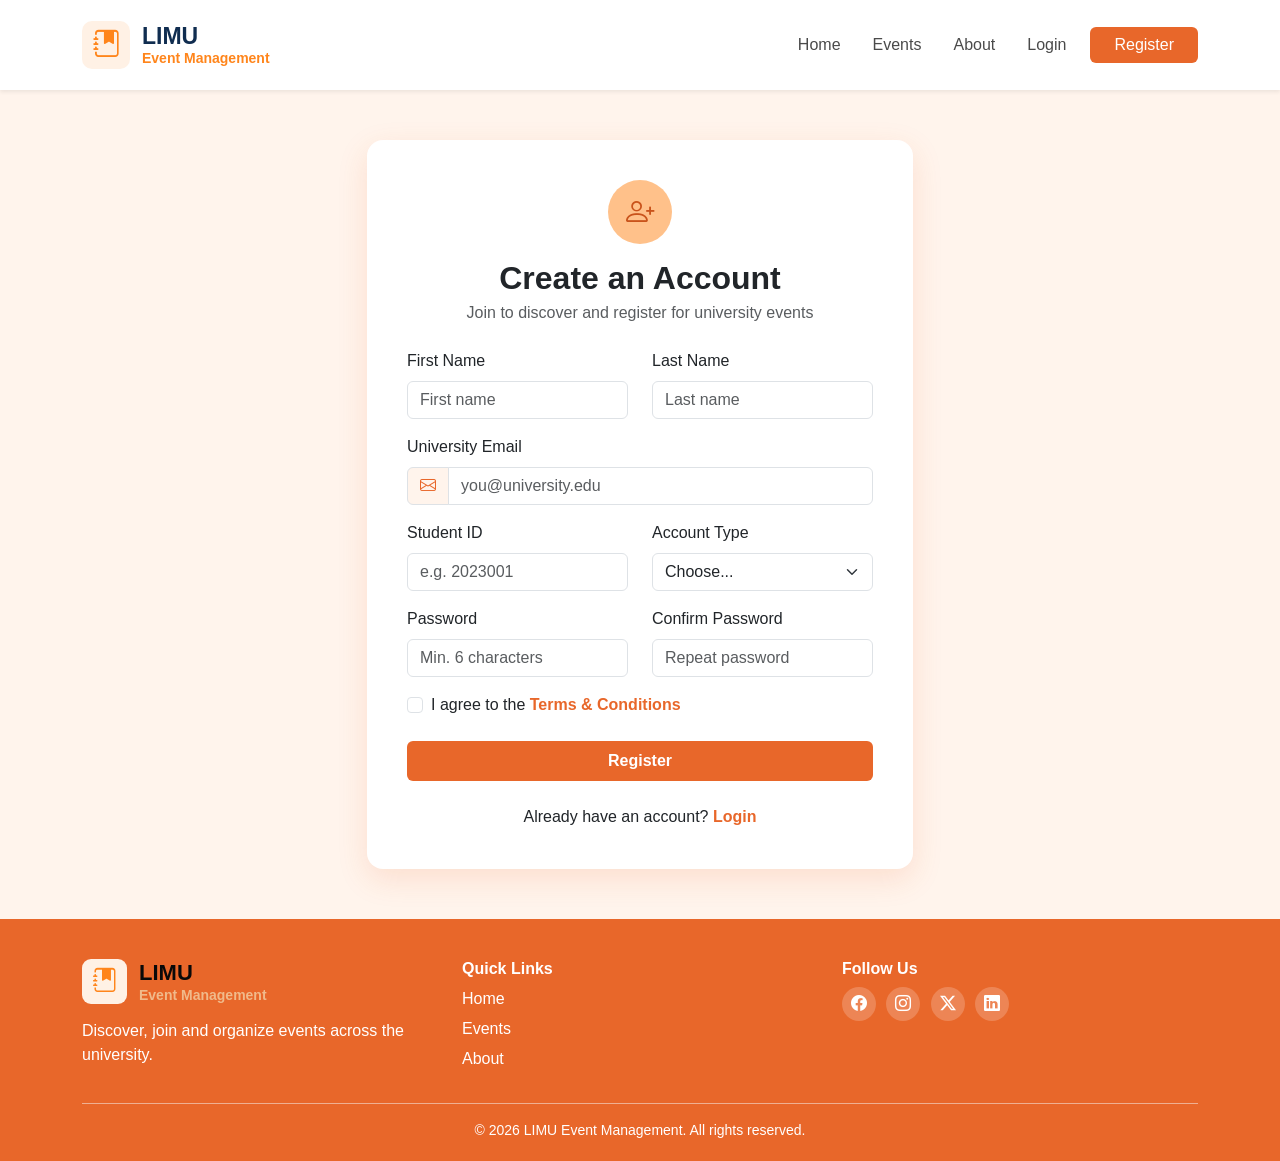
<file: register.html>
<!DOCTYPE html>
<html lang="en">
<head>
  <meta charset="UTF-8">
  <meta name="viewport" content="width=device-width, initial-scale=1.0">
  <title>Register | University Event Management</title>

  <link href="https://cdn.jsdelivr.net/npm/bootstrap@5.3.3/dist/css/bootstrap.min.css" rel="stylesheet">
  <link href="https://cdn.jsdelivr.net/npm/bootstrap-icons@1.11.3/font/bootstrap-icons.min.css" rel="stylesheet">
  <link rel="stylesheet" href="css/style.css">
</head>
<body>

  <!-- ================= HEADER ================= -->
  <nav class="navbar navbar-expand-lg bg-white shadow-sm py-3">
    <div class="container">
      <a class="navbar-brand d-flex align-items-center" href="index.html">

    <div class="brand-icon">
        <i class="bi bi-journal-bookmark-fill"></i>
    </div>

    <div class="brand-text">
        <span class="brand-limu">LIMU</span>
        <span class="brand-name">Event Management</span>
    </div>

</a>
      <ul class="navbar-nav flex-row flex-wrap ms-auto align-items-center gap-3">
        <li class="nav-item"><a class="nav-link" href="index.html">Home</a></li>
        <li class="nav-item"><a class="nav-link" href="events.html">Events</a></li>
        <li class="nav-item"><a class="nav-link" href="about.html">About</a></li>
        <li class="nav-item"><a class="nav-link" href="login.html">Login</a></li>
        <li class="nav-item"><a class="btn btn-orange px-4" href="register.html">Register</a></li>
      </ul>
    </div>
  </nav>

  <!-- ================= REGISTER FORM ================= -->
  <section class="auth-section">
    <div class="container">
      <div class="row justify-content-center">
        <div class="col-md-9 col-lg-6">
          <div class="card auth-card">
            <div class="card-body">
              <div class="auth-icon"><i class="bi bi-person-plus"></i></div>
              <h2 class="text-center fw-bold mb-1">Create an Account</h2>
              <p class="text-center text-muted mb-4">Join to discover and register for university events</p>

              <form action="login.html" method="get">
                <div class="row">
                  <div class="col-sm-6 mb-3">
                    <label for="firstName" class="form-label">First Name</label>
                    <input type="text" class="form-control" id="firstName" name="firstName" placeholder="First name" required>
                  </div>
                  <div class="col-sm-6 mb-3">
                    <label for="lastName" class="form-label">Last Name</label>
                    <input type="text" class="form-control" id="lastName" name="lastName" placeholder="Last name" required>
                  </div>
                </div>

                <div class="mb-3">
                  <label for="email" class="form-label">University Email</label>
                  <div class="input-group">
                    <span class="input-group-text"><i class="bi bi-envelope"></i></span>
                    <input type="email" class="form-control" id="email" name="email" placeholder="you@university.edu" required>
                  </div>
                </div>

                <div class="row">
                  <div class="col-sm-6 mb-3">
                    <label for="studentId" class="form-label">Student ID</label>
                    <input type="text" class="form-control" id="studentId" name="studentId" placeholder="e.g. 2023001" required>
                  </div>
                  <div class="col-sm-6 mb-3">
                    <label for="role" class="form-label">Account Type</label>
                    <select class="form-select" id="role" name="role" required>
                      <option value="" selected disabled>Choose...</option>
                      <option value="student">Student</option>
                      <option value="visitor">Visitor</option>
                    </select>
                  </div>
                </div>

                <div class="row">
                  <div class="col-sm-6 mb-3">
                    <label for="password" class="form-label">Password</label>
                    <input type="password" class="form-control" id="password" name="password" placeholder="Min. 6 characters" required minlength="6">
                  </div>
                  <div class="col-sm-6 mb-3">
                    <label for="confirmPassword" class="form-label">Confirm Password</label>
                    <input type="password" class="form-control" id="confirmPassword" name="confirmPassword" placeholder="Repeat password" required minlength="6">
                  </div>
                </div>

                <div class="form-check mb-4">
                  <input class="form-check-input" type="checkbox" id="terms" required>
                  <label class="form-check-label" for="terms">
                    I agree to the <a href="#" class="auth-link">Terms &amp; Conditions</a>
                  </label>
                </div>

                <button type="submit" class="btn btn-orange w-100 py-2 fw-semibold">Register</button>
              </form>

              <p class="text-center mt-4 mb-0">
                Already have an account? <a href="login.html" class="auth-link">Login</a>
              </p>
            </div>
          </div>
        </div>
      </div>
    </div>
  </section>
<!-- ================= FOOTER ================= -->
<footer class="footer">
    <div class="container">
        <div class="row gy-4">

            <!-- BRAND -->
            <div class="col-md-4">
                <h5 class="footer-brand">
                    <span class="footer-icon">
                        <i class="bi bi-journal-bookmark-fill"></i>
                    </span>

                    <span class="footer-brand-text">
                        <span class="footer-limu">LIMU</span>
                        <span class="footer-name">Event Management</span>
                    </span>
                </h5>

                <p class="mb-0">
                    Discover, join and organize events across the university.
                </p>
            </div>

            <!-- QUICK LINKS -->
            <div class="col-md-4">
                <h6 class="fw-bold">Quick Links</h6>

                <ul class="list-unstyled">
                    <li><a href="index.html">Home</a></li>
                    <li><a href="events.html">Events</a></li>
                    <li><a href="about.html">About</a></li>
                </ul>
            </div>

            <!-- SOCIAL MEDIA -->
            <div class="col-md-4">
                <h6 class="fw-bold">Follow Us</h6>

                <div class="social">
                    <a href="#"><i class="bi bi-facebook"></i></a>
                    <a href="#"><i class="bi bi-instagram"></i></a>
                    <a href="#"><i class="bi bi-twitter-x"></i></a>
                    <a href="#"><i class="bi bi-linkedin"></i></a>
                </div>
            </div>

        </div>

        <hr class="border-light opacity-50">

        <p class="text-center mb-0 small">
            &copy; 2026 LIMU Event Management. All rights reserved.
        </p>

    </div>
</footer>
</file>
<file: css/style.css>
/* ================= COLORS ================= */
:root {
  --orange: #E8672A;
  --orange-dark: #C9531B;
  --orange-light: #FFC18A;
  --cream: #FFF4EC;
  --dark: #4A4A4A;
}

body {
  color: var(--dark);
  font-family: "Segoe UI", Arial, sans-serif;
}

/* ================= SHARED ================= */
.text-orange {
  color: var(--orange) !important;
}

.btn-orange {
  background-color: var(--orange);
  color: #fff;
  border: none;
}

.btn-orange:hover {
  background-color: var(--orange-dark);
  color: #fff;
}

.badge-orange {
  background-color: var(--orange-light);
  color: var(--orange-dark);
  font-weight: 600;
}

/* ================= NAVBAR ================= */
.logo-icon {
  font-size: 2rem;
  color: var(--orange);
}

.navbar .nav-link {
  color: var(--dark);
  font-weight: 500;
}

.navbar .nav-link.active,
.navbar .nav-link:hover {
  color: var(--orange);
}

/* ================= FOOTER ================= */
.footer {
  background-color: var(--orange);
  color: #fff;
  padding: 40px 0 20px;
}

.footer a {
  color: #fff;
  text-decoration: none;
}

.footer a:hover {
  text-decoration: underline;
}

.footer li {
  margin-bottom: 6px;
}

.social a {
  display: inline-block;
  width: 34px;
  height: 34px;
  line-height: 34px;
  text-align: center;
  border-radius: 50%;
  background-color: rgba(255, 255, 255, 0.2);
  margin-right: 6px;
}

/* ================= HERO ================= */
.hero {
  background: linear-gradient(rgba(0, 0, 0, 0.6), rgba(0, 0, 0, 0.6)),
              url("../images/hero.jpg") center / cover,
              var(--dark);
  color: #fff;
  padding: 100px 0 120px;
  text-align: center;
}

.hero-search {
  max-width: 500px;
  margin: 25px auto 0;
}

/* ================= CATEGORIES ================= */
.categories {
  margin-top: -50px;
}

.category-box {
  background-color: var(--cream);
  border-radius: 12px;
  padding: 20px;
  text-align: center;
  box-shadow: 0 4px 12px rgba(0, 0, 0, 0.08);
}

.category-box i {
  font-size: 2rem;
  color: var(--orange);
}

.category-box p {
  margin: 8px 0 0;
  font-weight: 600;
}

/* ================= DATE INPUT ================= */
input[type="date"] {
  direction: ltr;
  text-align: left;
}

/* ================= LOGIN / REGISTER ================= */
.auth-section {
  background-color: var(--cream);
  min-height: calc(100vh - 76px);
  display: flex;
  align-items: center;
  padding: 50px 0;
}

.auth-card {
  border: none;
  border-radius: 16px;
  box-shadow: 0 10px 30px rgba(232, 103, 42, 0.15);
}

.auth-card .card-body {
  padding: 40px;
}

.auth-icon {
  width: 64px;
  height: 64px;
  line-height: 64px;
  border-radius: 50%;
  background-color: var(--orange-light);
  color: var(--orange-dark);
  font-size: 1.8rem;
  text-align: center;
  margin: 0 auto 15px;
}

.auth-section .form-control:focus,
.auth-section .form-select:focus,
.auth-section .form-check-input:focus,
.admin-wrapper .form-control:focus,
.admin-wrapper .form-select:focus,
.admin-wrapper .form-check-input:focus {
  border-color: var(--orange);
  box-shadow: 0 0 0 0.2rem rgba(232, 103, 42, 0.25);
}

.auth-section .form-check-input:checked,
.admin-wrapper .form-check-input:checked {
  background-color: var(--orange);
  border-color: var(--orange);
}

.auth-section .input-group-text,
.admin-wrapper .input-group-text {
  background-color: var(--cream);
  color: var(--orange);
}

.auth-link {
  color: var(--orange);
  font-weight: 600;
  text-decoration: none;
}

.auth-link:hover {
  color: var(--orange-dark);
  text-decoration: underline;
}

/* ================= LOGIN ROLE TABS (CSS only) ================= */
.role-radio {
  display: none;
}

.role-tabs {
  display: flex;
  background-color: var(--cream);
  border-radius: 10px;
  padding: 5px;
  gap: 5px;
}

.role-tab {
  flex: 1;
  text-align: center;
  padding: 10px;
  border-radius: 8px;
  font-weight: 600;
  color: var(--dark);
  cursor: pointer;
}

.role-form {
  display: none;
}

/* The chosen tab turns orange */
#tab-student:checked ~ .role-tabs label[for="tab-student"],
#tab-organizer:checked ~ .role-tabs label[for="tab-organizer"],
#tab-admin:checked ~ .role-tabs label[for="tab-admin"] {
  background-color: var(--orange);
  color: #fff;
}

/* Show the form of the chosen tab */
#tab-student:checked ~ .student-form,
#tab-organizer:checked ~ .organizer-form,
#tab-admin:checked ~ .admin-form {
  display: block;
}

/* ================= ACTION MESSAGES (CSS only) =================
   Hidden until a button links to them (e.g. href="#event-approved").
   :target shows the message whose id is in the address bar. */
.action-alert {
  display: none;
}

.action-alert:target {
  display: block;
}

/* ================= ADMIN DASHBOARD ================= */
.admin-wrapper {
  background-color: var(--cream);
  min-height: calc(100vh - 76px);
}

.admin-sidebar {
  background-color: #fff;
  border-right: 1px solid #eee;
  min-height: 100%;
  padding: 25px 15px;
}

.admin-sidebar .nav-link {
  color: var(--dark);
  border-radius: 8px;
  padding: 10px 15px;
  margin-bottom: 5px;
  font-weight: 500;
}

.admin-sidebar .nav-link i {
  margin-right: 8px;
}

.admin-sidebar .nav-link:hover,
.admin-sidebar .nav-link.active {
  background-color: var(--orange);
  color: #fff;
}

.stat-card {
  border: none;
  border-radius: 14px;
  box-shadow: 0 4px 15px rgba(0, 0, 0, 0.05);
}

.stat-icon {
  width: 50px;
  height: 50px;
  line-height: 50px;
  border-radius: 12px;
  background-color: var(--orange-light);
  color: var(--orange-dark);
  font-size: 1.4rem;
  text-align: center;
}

.admin-card {
  border: none;
  border-radius: 14px;
  box-shadow: 0 4px 15px rgba(0, 0, 0, 0.05);
}

.admin-card .card-header {
  background-color: #fff;
  border-bottom: 2px solid var(--cream);
  font-weight: 600;
  padding: 15px 20px;
}

.admin-wrapper .table thead th {
  background-color: var(--cream);
  color: var(--orange-dark);
  font-weight: 600;
}

.btn-outline-orange {
  color: var(--orange);
  border: 1px solid var(--orange);
}

.btn-outline-orange:hover {
  background-color: var(--orange);
  color: #fff;
}

/* ================= EVENT CARDS ================= */
.event-card {
  border: none;
  border-radius: 12px;
  overflow: hidden;
  box-shadow: 0 4px 12px rgba(0, 0, 0, 0.08);
  transition: transform 0.2s;
}

.event-card:hover {
  transform: translateY(-5px);
}

.event-card img {
  height: 180px;
  object-fit: cover;
  background-color: var(--orange-light);
}

/* ================= ABOUT PAGE ================= */
.page-banner {
  background: linear-gradient(rgba(0, 0, 0, 0.6), rgba(0, 0, 0, 0.6)),
              url("../images/hero.jpg") center / cover,
              var(--dark);
  color: #fff;
  padding: 70px 0;
}

.mission-img {
  width: 100%;
  height: 320px;
  object-fit: cover;
}

.feature-box {
  background-color: #fff;
  border-radius: 12px;
  padding: 30px 20px;
  text-align: center;
  height: 100%;
  box-shadow: 0 4px 12px rgba(0, 0, 0, 0.08);
}

.feature-box i {
  font-size: 2.2rem;
  color: var(--orange);
  display: block;
  margin-bottom: 10px;
}

.contact-section {
  background-color: var(--cream);
}

.contact-item i {
  font-size: 1.8rem;
  color: var(--orange);
  display: block;
  margin-bottom: 8px;
}

/* ================= RESPONSIVE ================= */
@media (max-width: 767px) {
  .admin-sidebar {
    border-right: none;
    border-bottom: 1px solid #eee;
    min-height: auto;
  }

  .auth-card .card-body {
    padding: 25px;
  }
}

/* ================= EVENT DETAILS ================= */

.event-details-image {
  height: 400px;
  object-fit: cover;
  background-color: var(--cream);
}

.event-info-card {
  border-radius: 16px;
}

.event-info-card h4 {
  color: var(--orange-dark);
}

.event-info-item {
  display: flex;
  align-items: flex-start;
  gap: 14px;
  margin-bottom: 20px;
}

.event-info-item i {
  font-size: 1.3rem;
  color: var(--orange);
}

.event-info-item strong {
  display: block;
  margin-bottom: 4px;
}

.event-info-item p {
  color: #777;
  margin: 0;
}

.event-schedule li {
  margin-bottom: 10px;
}

@media (max-width: 767px) {
  .event-details-image {
    height: 250px;
  }
}

/* Events Cards - Image Design */

.event-card {
    border: none;
    border-radius: 16px;
    overflow: hidden;
    background: #fff;
    box-shadow: 0 4px 15px rgba(0, 0, 0, 0.08);
    transition: all 0.3s ease;
}

.event-card:hover {
    transform: translateY(-7px);
    box-shadow: 0 10px 25px rgba(0, 0, 0, 0.14);
}

.event-card .card-img-top {
    width: 100%;
    height: 230px;
    object-fit: cover;
    object-position: center;
    display: block;
    transition: transform 0.5s ease;
}

.event-card:hover .card-img-top {
    transform: scale(1.06);
}

.event-card .card-body {
    padding: 22px;
}

.event-card .card-title {
    font-weight: 700;
    color: #23372b;
}
/* ===== LIMU LOGO ===== */

.navbar-brand {
    display: flex;
    align-items: center;
    gap: 12px;
    text-decoration: none;
}

.brand-icon {
    width: 48px;
    height: 48px;
    background-color: #fff1e5;
    color: #ff851b;
    border-radius: 10px;
    display: flex;
    align-items: center;
    justify-content: center;
    font-size: 27px;
}

.brand-text {
    display: flex;
    flex-direction: column;
    line-height: 1.2;
}

.brand-limu {
    color: #102d50;
    font-size: 23px;
    font-weight: 800;
}

.brand-name {
    color: #ff851b;
    font-size: 14px;
    font-weight: 600;
}

/* ===== EVENTS PAGE BANNER ===== */

.page-banner {
    background-image:
        linear-gradient(
            to right,
            rgba(8, 35, 66, 0.75),
            rgba(8, 35, 66, 0.15)
        ),
        url("../images/limu7.webp");

    background-size: cover;
    background-position: center;
    min-height: 350px;
    display: flex;
    align-items: center;
    
}

.banner-overlay {
    width: 100%;
    padding: 60px 0;
}

.page-banner h1 {
    color: white;
    font-size: 65px;
    font-weight: bold;
}

.page-banner p {
    color: white;
    font-size: 20px;
}


/* ===== RESPONSIVE ===== */

@media (max-width: 768px) {
    .page-banner {
        min-height: 230px;
    }

    .banner-content h1 {
        font-size: 42px;
    }

    .banner-content p {
        font-size: 15px;
    }
}
/* ===== FOOTER BRAND ===== */

.footer-brand {
    display: flex;
    align-items: center;
    gap: 12px;
    margin-bottom: 15px;
}

.footer-icon {
    width: 45px;
    height: 45px;
    background-color: #fff1e5;
    color: #ff851b;
    border-radius: 9px;
    display: flex;
    align-items: center;
    justify-content: center;
    font-size: 24px;
}

.footer-brand-text {
    display: flex;
    flex-direction: column;
    line-height: 1.2;
}

.footer-limu {
    color: rgb(9, 9, 9);
    font-size: 22px;
    font-weight: 800;
}

.footer-name {
    color: #f0ba8b;
    font-size: 14px;
    font-weight: 600;
}
</file>
